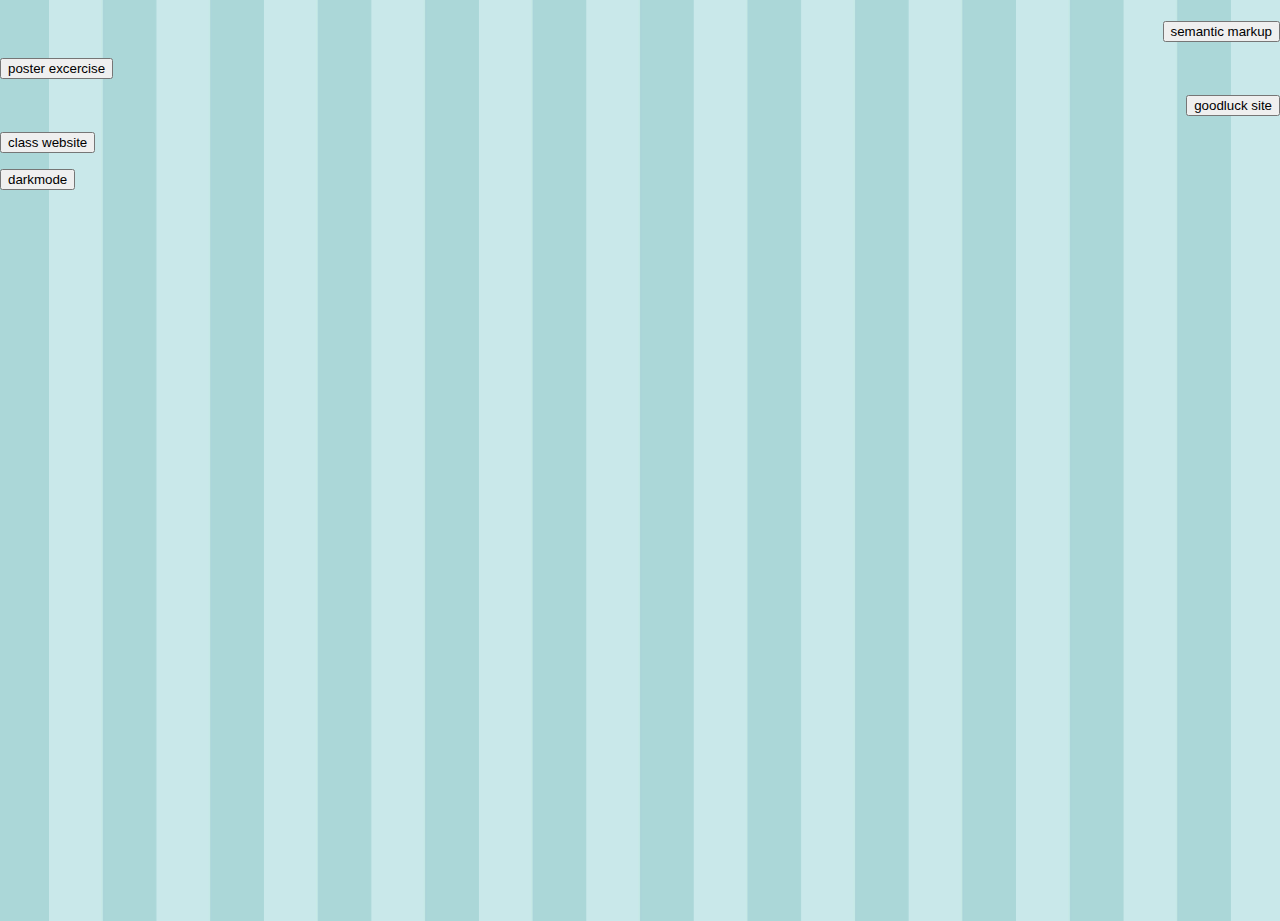
<file: index.html>
<!DOCTYPE html>
<html lang="en">
<head>
    <meta charset="utf-8">
    <meta name="viewport" content="width=device-width, initial-scale=1">
    <title>messiah's class site</title>
    <link rel="stylesheet" type="text/css" href="style.css"> 
</head>
<body>
    
    <h1> </h1>

    <p align="right">
        <a href="semantic-markup/semantic.html">
            <button> semantic markup </button>
        </a>
    </p>

    <p align="left">
        <a href="grid poster/grid.html">
            <button> poster excercise </button>
        </a>
    </p>

    <p align="right">
        <a href="goodluck/goodluck.html">
            <button> goodluck site </button>
        </a>
    </p>

    <p align="left">
        <a href="https://motsuka.com/sva-webtype/" target="_blank">
            <button> class website </button>
        </a>
    </p>

    <!-- Dark mode button -->
    <p align="left">
        <a href="javascript:void(0);" id="darkModeButton">
            <button> darkmode </button>
        </a>
    </p>

    
    <script>
        
        const darkModeButton = document.getElementById('darkModeButton');
        
        
        darkModeButton.addEventListener('click', function() {
            
            document.body.style.backgroundImage = "url('background2.jpg')";
        });
    </script>

</body>
</html>
</file>
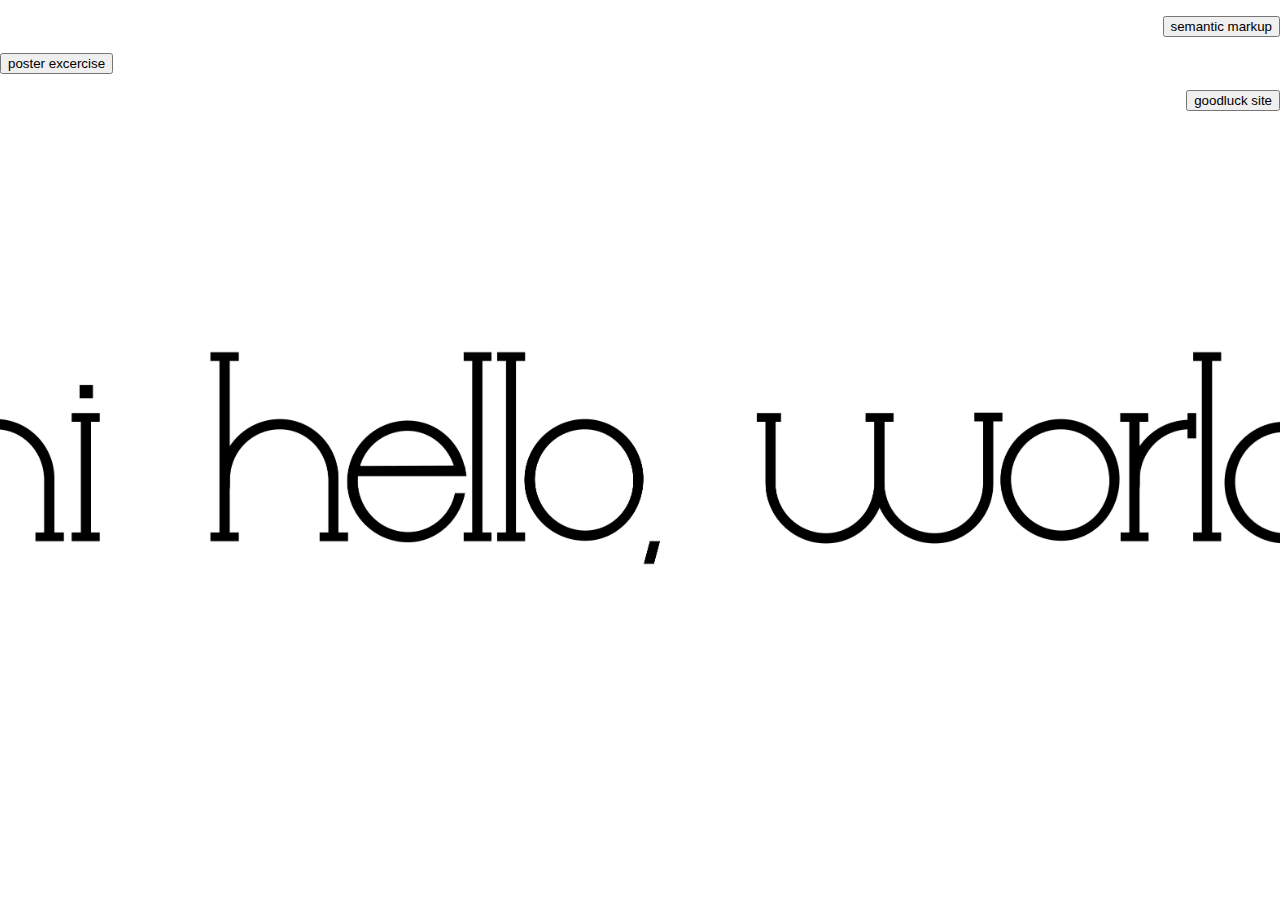
<file: class site/index.html>
<!DOCTYPE html>
<html>
<head>
	<meta charset="utf-8">
	<meta name="viewport" content="width=device-width, initial-scale=1">
	<title>Sample File</title>
	 <link rel="stylesheet" type="text/css" href="style.css"> 
</head>
<body>
	 



<p align="right">
     <a href="semantic-markup/semantic.html">
     <button> semantic markup </button>
     </a>
       </p>

<p align="left">
     <a href="semantic-markup/semantic.html"><button> poster excercise </button></a>
       </p>


 <p align="right">
     <a href="semantic-markup/semantic.html"><button> goodluck site
      </button></a>
       </p>




</body>
</html>
</file>
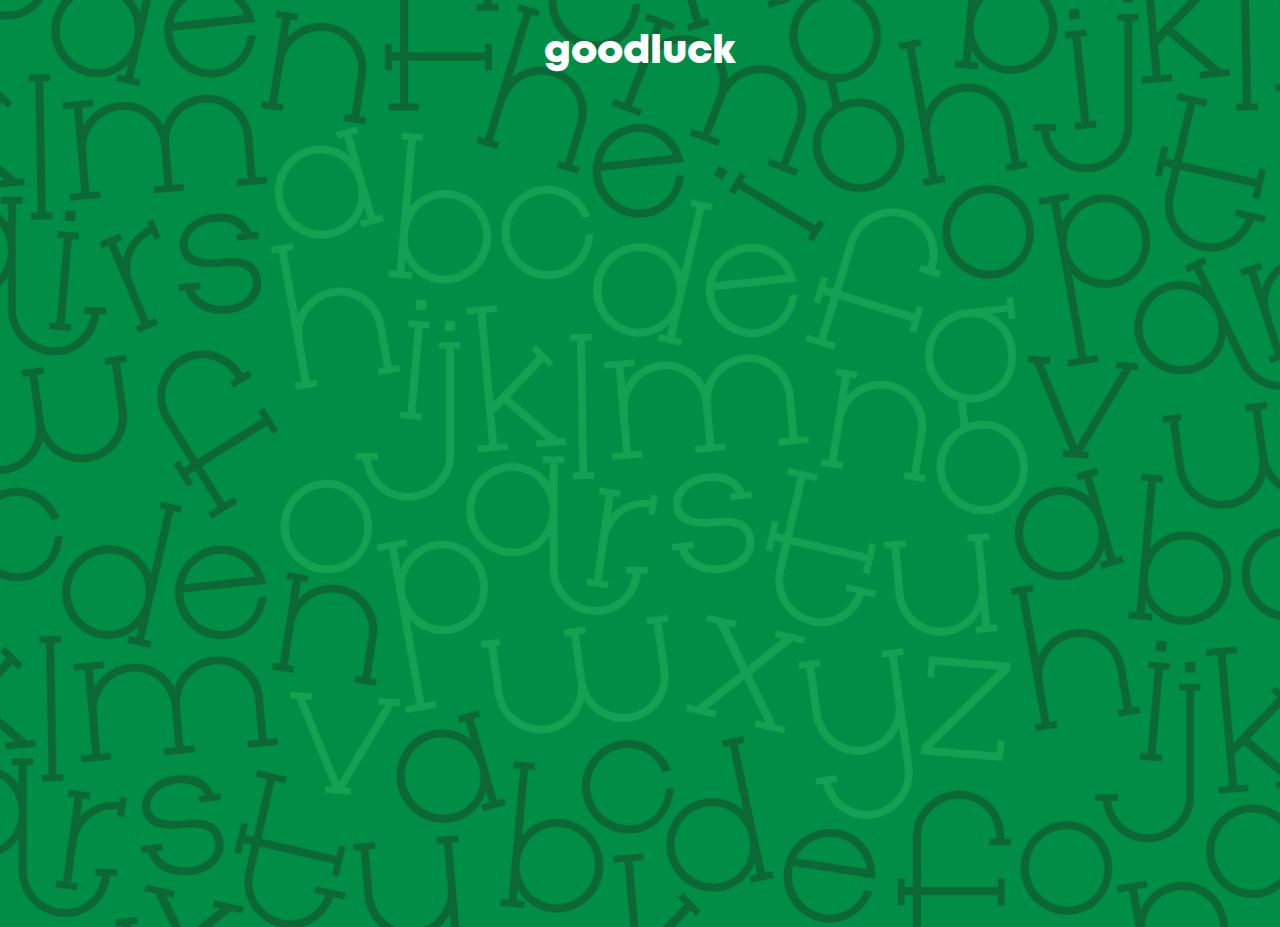
<file: goodluck/index.html>
<!DOCTYPE html>
<html>
<head>
   <meta charset="utf-8">
   <meta name="viewport" content="width=device-width, initial-scale=1">
   <title>Sample File</title>
   <link rel="stylesheet" type="text/css" href="style.css">
</head> 

<h1> goodluck <h1/>

<body> 


  
</body>
</html>
</file>
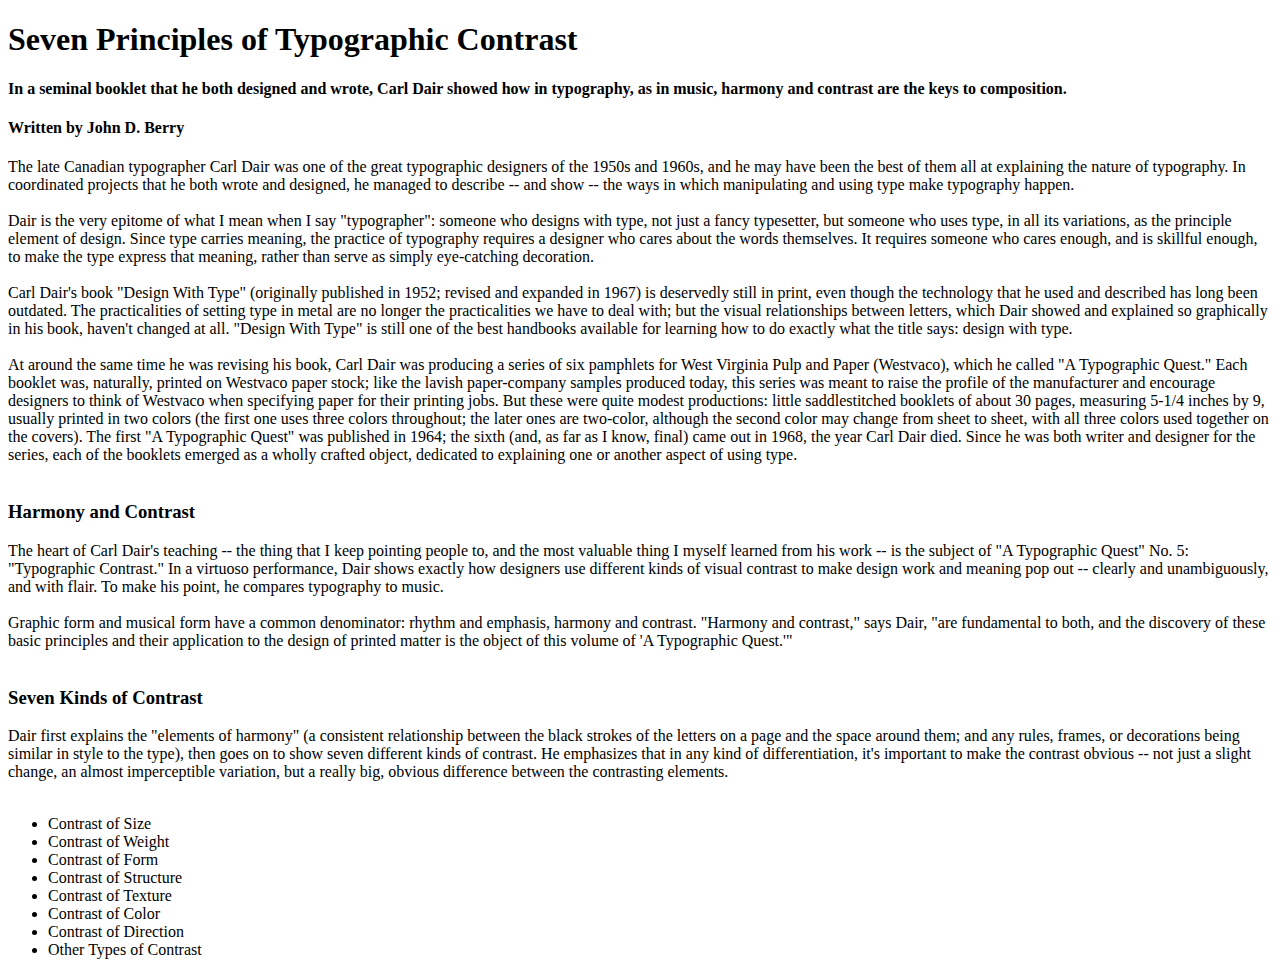
<file: semantic-markup/index.html>
<!DOCTYPE html>
<html>
	<head>
		<title>HTML Semantic Markup Exercise</title>
		<meta charset="utf-8">
		<meta name="viewport" content="width=device-width, initial-scale=1">
	</head>
	<body>
		<h1> Seven Principles of Typographic Contrast </h1>
		<h4> In a seminal booklet that he both designed and wrote, Carl Dair showed how in typography, as in music, harmony and contrast are the keys to composition. </h4>
		<h4> Written by John D. Berry </h4>
		<p1>The late Canadian typographer Carl Dair was one of the great typographic designers of the 1950s and 1960s, and he may have been the best of them all at explaining the nature of typography. In coordinated projects that he both wrote and designed, he managed to describe -- and show -- the ways in which manipulating and using type make typography happen.</p1>
		<br>
		<br>
		<p1>Dair is the very epitome of what I mean when I say "typographer": someone who designs with type, not just a fancy typesetter, but someone who uses type, in all its variations, as the principle element of design. Since type carries meaning, the practice of typography requires a designer who cares about the words themselves. It requires someone who cares enough, and is skillful enough, to make the type express that meaning, rather than serve as simply eye-catching decoration.</p1>
		<br>
		<br>
		<p1>Carl Dair's book "Design With Type" (originally published in 1952; revised and expanded in 1967) is deservedly still in print, even though the technology that he used and described has long been outdated. The practicalities of setting type in metal are no longer the practicalities we have to deal with; but the visual relationships between letters, which Dair showed and explained so graphically in his book, haven't changed at all. "Design With Type" is still one of the best handbooks available for learning how to do exactly what the title says: design with type.</p1>
		<br>
		<br>
		<p1>At around the same time he was revising his book, Carl Dair was producing a series of six pamphlets for West Virginia Pulp and Paper (Westvaco), which he called "A Typographic Quest." Each booklet was, naturally, printed on Westvaco paper stock; like the lavish paper-company samples produced today, this series was meant to raise the profile of the manufacturer and encourage designers to think of Westvaco when specifying paper for their printing jobs. But these were quite modest productions: little saddlestitched booklets of about 30 pages, measuring 5-1/4 inches by 9, usually printed in two colors (the first one uses three colors throughout; the later ones are two-color, although the second color may change from sheet to sheet, with all three colors used together on the covers). The first "A Typographic Quest" was published in 1964; the sixth (and, as far as I know, final) came out in 1968, the year Carl Dair died. Since he was both writer and designer for the series, each of the booklets emerged as a wholly crafted object, dedicated to explaining one or another aspect of using type.</p1>
		<br>
		<br>
		<h3>Harmony and Contrast</h3>
		<p1>The heart of Carl Dair's teaching -- the thing that I keep pointing people to, and the most valuable thing I myself learned from his work -- is the subject of "A Typographic Quest" No. 5: "Typographic Contrast." In a virtuoso performance, Dair shows exactly how designers use different kinds of visual contrast to make design work and meaning pop out -- clearly and unambiguously, and with flair. To make his point, he compares typography to music.</p1>
		<br>
		<br>
		<p1>Graphic form and musical form have a common denominator: rhythm and emphasis, harmony and contrast. "Harmony and contrast," says Dair, "are fundamental to both, and the discovery of these basic principles and their application to the design of printed matter is the object of this volume of 'A Typographic Quest.'"</p1>
		<br>
		<br>
		<h3>Seven Kinds of Contrast</h3>
		<p1>Dair first explains the "elements of harmony" (a consistent relationship between the black strokes of the letters on a page and the space around them; and any rules, frames, or decorations being similar in style to the type), then goes on to show seven different kinds of contrast. He emphasizes that in any kind of differentiation, it's important to make the contrast obvious -- not just a slight change, an almost imperceptible variation, but a really big, obvious difference between the contrasting elements.</p1>
		<br>
		<br>
		<ul>
			<li>Contrast of Size</li>
			<li>Contrast of Weight</li>
			<li>Contrast of Form</li>
			<li>Contrast of Structure</li>
			<li>Contrast of Texture</li>
			<li>Contrast of Color</li>
			<li>Contrast of Direction</li>
			<li>Other Types of Contrast</li>
	</body>
</html>
</file>
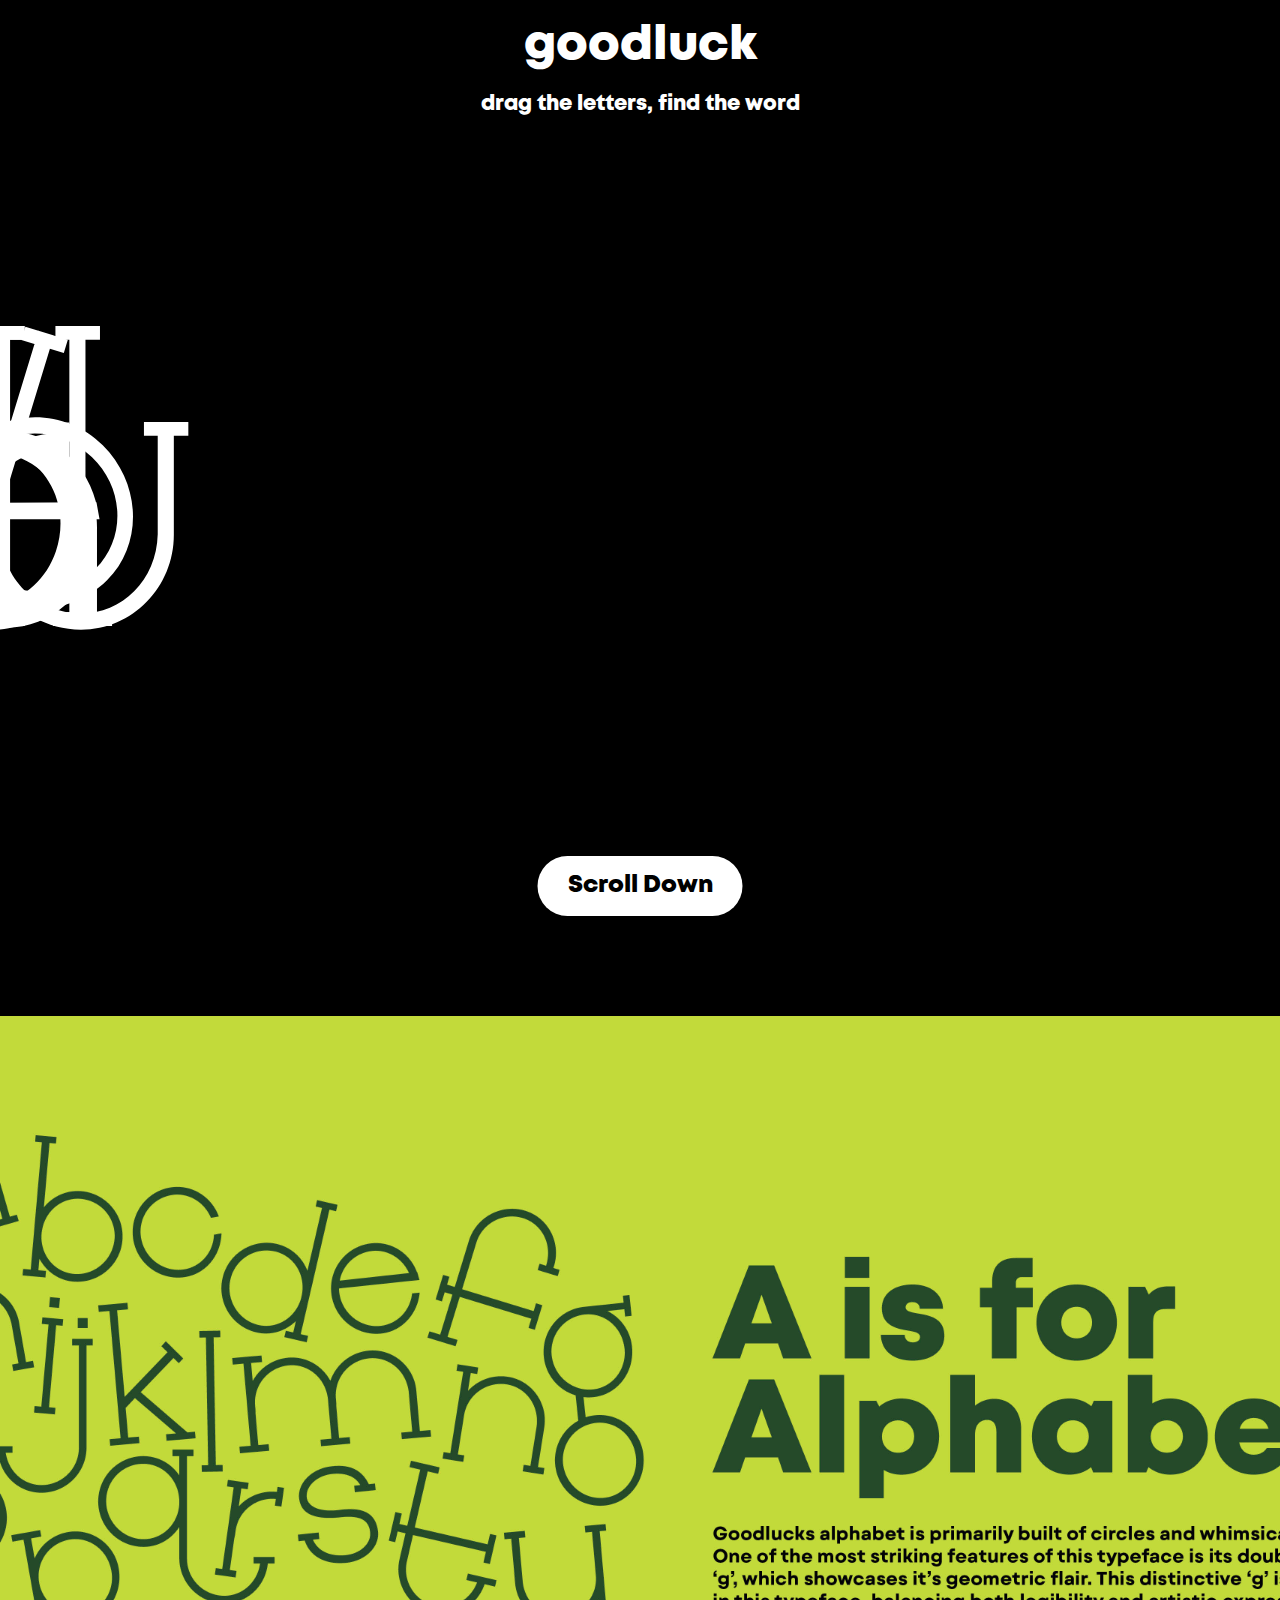
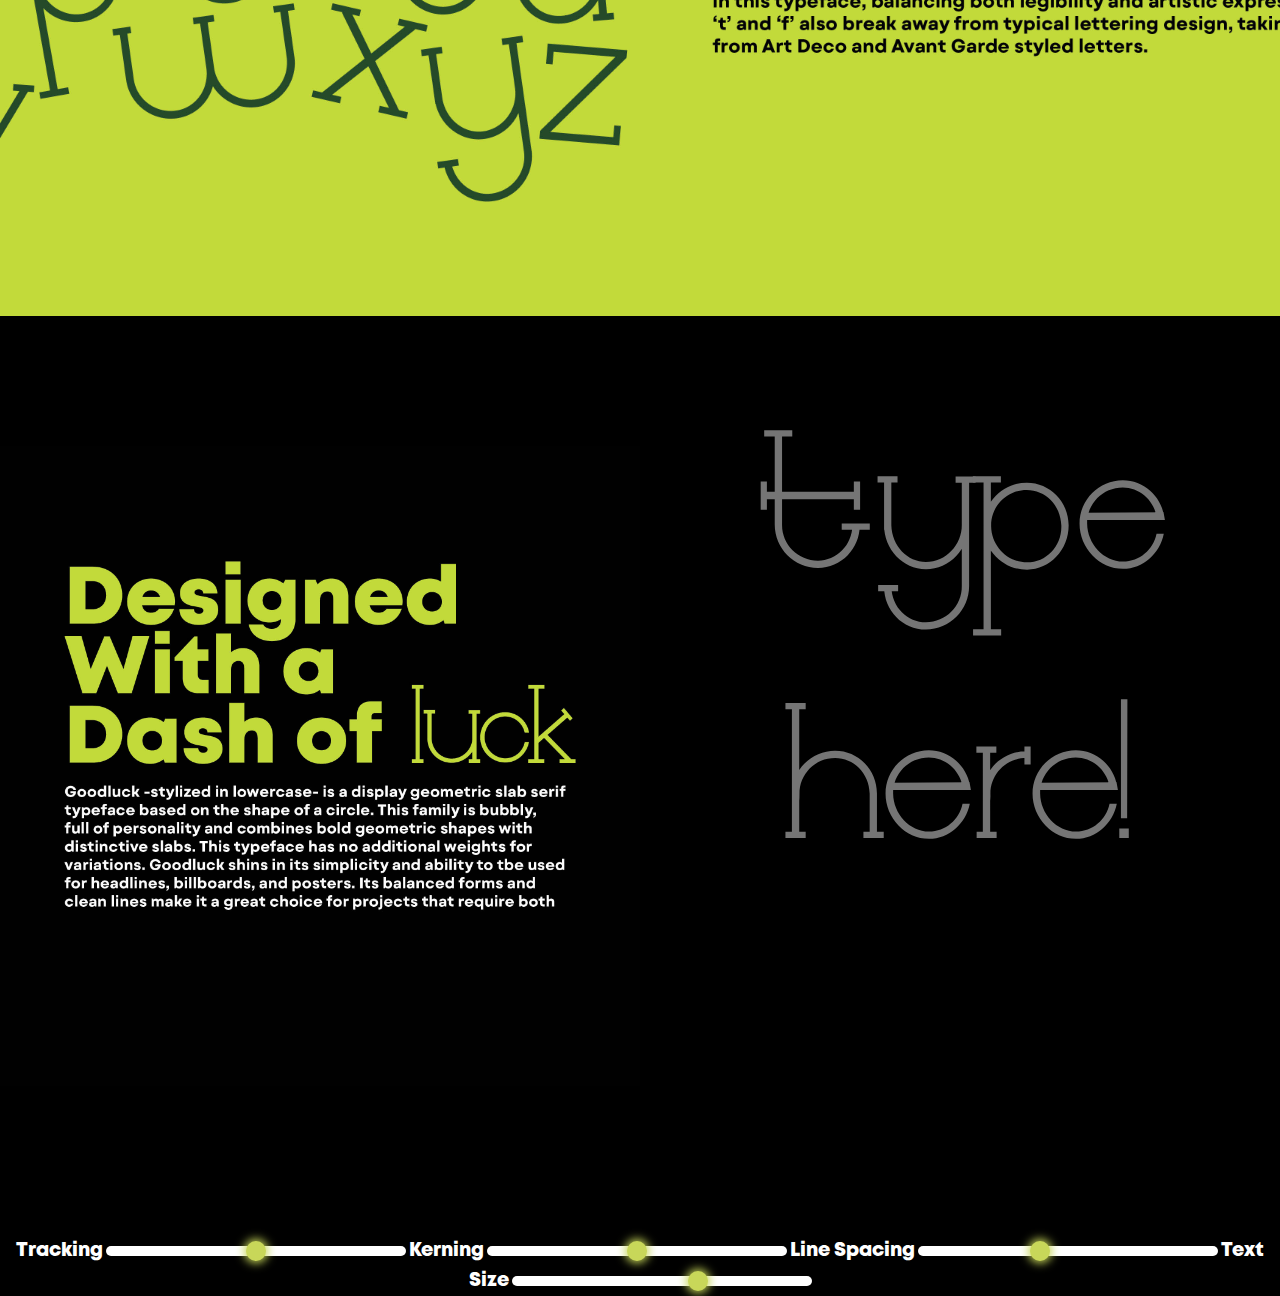
<file: goodluck/goodluck.html>
<!DOCTYPE html>
<html lang="en">
<head>
  <meta charset="UTF-8">
  <meta name="viewport" content="width=device-width, initial-scale=1.0">
  <title>goodluck.com</title>
  <link rel="stylesheet" href="goodluck.css">
</head>
<body>

<h1> goodluck </h1>
<h3> drag the letters, find the word </h3>

  <section class="split-section" id="goodluck-section">
    <div class="letter-container">
      <span class="letter" style="font-family: 'Goodluck-SlabSerif';">h</span>
      <span class="letter" style="font-family: 'Goodluck-SlabSerif';">e</span>
      <span class="letter" style="font-family: 'Goodluck-SlabSerif';">l</span>
      <span class="letter" style="font-family: 'Goodluck-SlabSerif';">l</span>
      <span class="letter" style="font-family: 'Goodluck-SlabSerif';">o</span>
      <span class="letter" style="font-family: 'Goodluck-SlabSerif';">w</span>
      <span class="letter" style="font-family: 'Goodluck-SlabSerif';">o</span>
      <span class="letter" style="font-family: 'Goodluck-SlabSerif';">r</span>
      <span class="letter" style="font-family: 'Goodluck-SlabSerif';">l</span>
      <span class="letter" style="font-family: 'Goodluck-SlabSerif';">d</span>
    </div>

    <!-- Scroll Down Button -->
    <div class="scroll-btn">
      Scroll Down
    </div>
  </section>

  <!-- Second Section with Slide Show -->
  <section class="section">
    <div class="slideshow-container">
      <div class="slide">
        <img src="images/sectiona.jpg" alt="First Image">
      </div>
      <div class="slide">
        <img src="goodluck_bg.jpg" alt="Second Image">
      </div>
    </div>
  </section>

   <section class="split-section">
    <div class="left-side">
      <p align="left">
        <h1></h1>
        <p></p>
        <img src="images/sectionb.jpg" alt="Example Image">
      </p>
    </div>
    <div class="right-side">
      <h1></h1>
      <p></p>
      <div class="container">
        <textarea id="userInput" placeholder="type here!" rows="20" cols="50"></textarea>
      </div>
    </div>
  </section>

  <div class="controls">
    <label for="tracking">Tracking</label>
    <input type="range" id="tracking" min="-50" max="50" value="0" step="1">

    <label for="kerning">Kerning</label>
    <input type="range" id="kerning" min="-50" max="50" value="0" step="1">

    <label for="lineSpacing">Line Spacing</label>
    <input type="range" id="lineSpacing" min="0.5" max="3" value="1.5" step="0.1">

    <label for="textSize">Text Size</label>
    <input type="range" id="textSize" min="50" max="400" value="270" step="1">
  </div>


  <script>
    let slideIndex = 0;
    const slides = document.querySelectorAll(".slide");
    const totalSlides = slides.length;

    function showSlides() {
      for (let i = 0; i < totalSlides; i++) {
        slides[i].style.transform = "translateX(100%)";  
      }

      slideIndex++;
      if (slideIndex > totalSlides) {
        slideIndex = 1;  
      }

      const currentSlide = slides[slideIndex - 1];
      currentSlide.style.transition = "transform 1s ease-in-out"; 

      currentSlide.style.transform = "translateX(0%)";  

      
      const nextSlide = slides[slideIndex % totalSlides];
      nextSlide.style.transform = "translateX(100%)";  

      setTimeout(showSlides, 4000);  
    }

    showSlides();  

    
    document.querySelector('.scroll-btn').addEventListener('click', function() {
      const nextSection = document.querySelector('.section'); 
      nextSection.scrollIntoView({ behavior: 'smooth' });
    });

    
    const letters = document.querySelectorAll('.letter');
    letters.forEach(letter => {
      letter.addEventListener('mousedown', function(e) {
        const letter = e.target;
        let offsetX = e.clientX - letter.getBoundingClientRect().left;
        let offsetY = e.clientY - letter.getBoundingClientRect().top;

        function mouseMoveHandler(e) {
          letter.style.left = `${e.clientX - offsetX}px`;
          letter.style.top = `${e.clientY - offsetY}px`;
        }

        function mouseUpHandler() {
          
          document.removeEventListener('mousemove', mouseMoveHandler);
          document.removeEventListener('mouseup', mouseUpHandler);
        }

        document.addEventListener('mousemove', mouseMoveHandler);
        document.addEventListener('mouseup', mouseUpHandler);
      });
    });

    
    document.getElementById("tracking").addEventListener("input", function() {
      const value = this.value;
      document.documentElement.style.setProperty('--letter-spacing', `${value}px`);
    });

    document.getElementById("kerning").addEventListener("input", function() {
      const value = this.value;
      document.documentElement.style.setProperty('--letter-spacing', `${value}px`);
    });

    document.getElementById("lineSpacing").addEventListener("input", function() {
      const value = this.value;
      document.documentElement.style.setProperty('--line-height', `${value}`);
    });

    document.getElementById("textSize").addEventListener("input", function() {
      const value = this.value;
    
      document.getElementById('userInput').style.fontSize = `${value}px`;
    });
  </script>

</body>
</html>
</file>
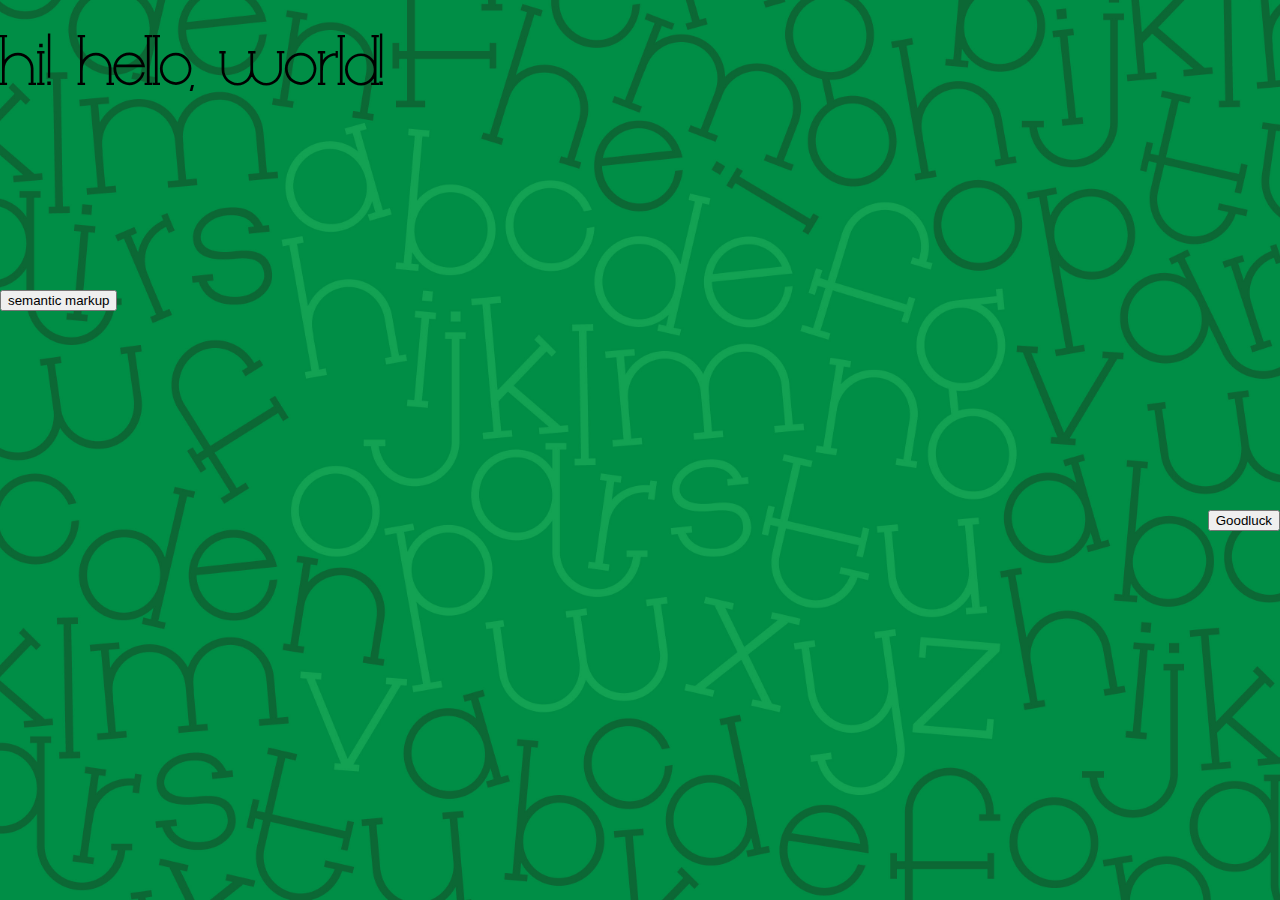
<file: goodluck/index copy.html>
<!DOCTYPE html>
<html>
<head>
	<meta charset="utf-8">
	<meta name="viewport" content="width=device-width, initial-scale=1">
	<title>Sample File</title>
	 <link rel="stylesheet" type="text/css" href="style.css"> 
</head>
<body>
	hi! hello, world! 

 <p align="left">
      <a><button> semantic markup </button></a>
  </p>

<p align="right">
    <a href="goodluck.html">
        <button>Goodluck</button>
    </a>
</p>



</body>
</html>
</file>
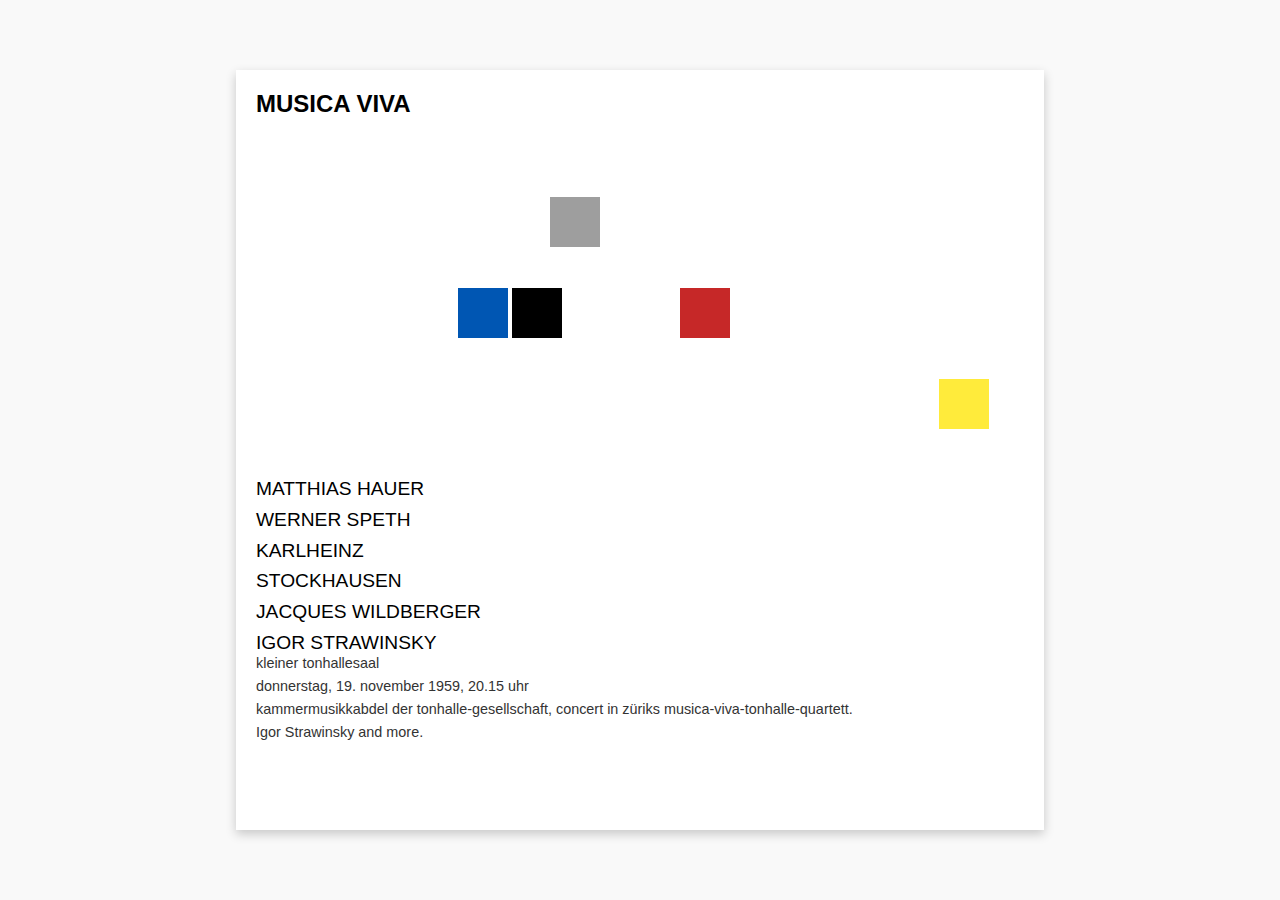
<file: grid poster/grid.html>
<!DOCTYPE html>
<html lang="en">
<head>
    <meta charset="UTF-8">
    <meta name="viewport" content="width=device-width, initial-scale=1.0">
    <title>Typographic Poster</title>
    <link rel="stylesheet" href="grid.css">
</head>
<body>
    <div class="poster">
        <div class="title">Musica Viva</div>

        <div class="gray"></div>

        <div class="blue-black">
            <div></div>
            <div></div>
        </div>

        <div class="red"></div>

        <div class="yellow"></div>

        <div class="names">
            <p>Matthias Hauer<br>Werner Speth<br>Karlheinz Stockhausen<br>Jacques Wildberger<br>Igor Strawinsky</p>
        </div>

        <div class="info">
            <p>
                kleiner tonhallesaal<br>
                donnerstag, 19. november 1959, 20.15 uhr<br>
                kammermusikkabdel der tonhalle-gesellschaft, concert in z&uuml;riks musica-viva-tonhalle-quartett.<br>
                Igor Strawinsky and more.<br>
            </p>
        </div>
    </div>
</body>
</html>
</file>
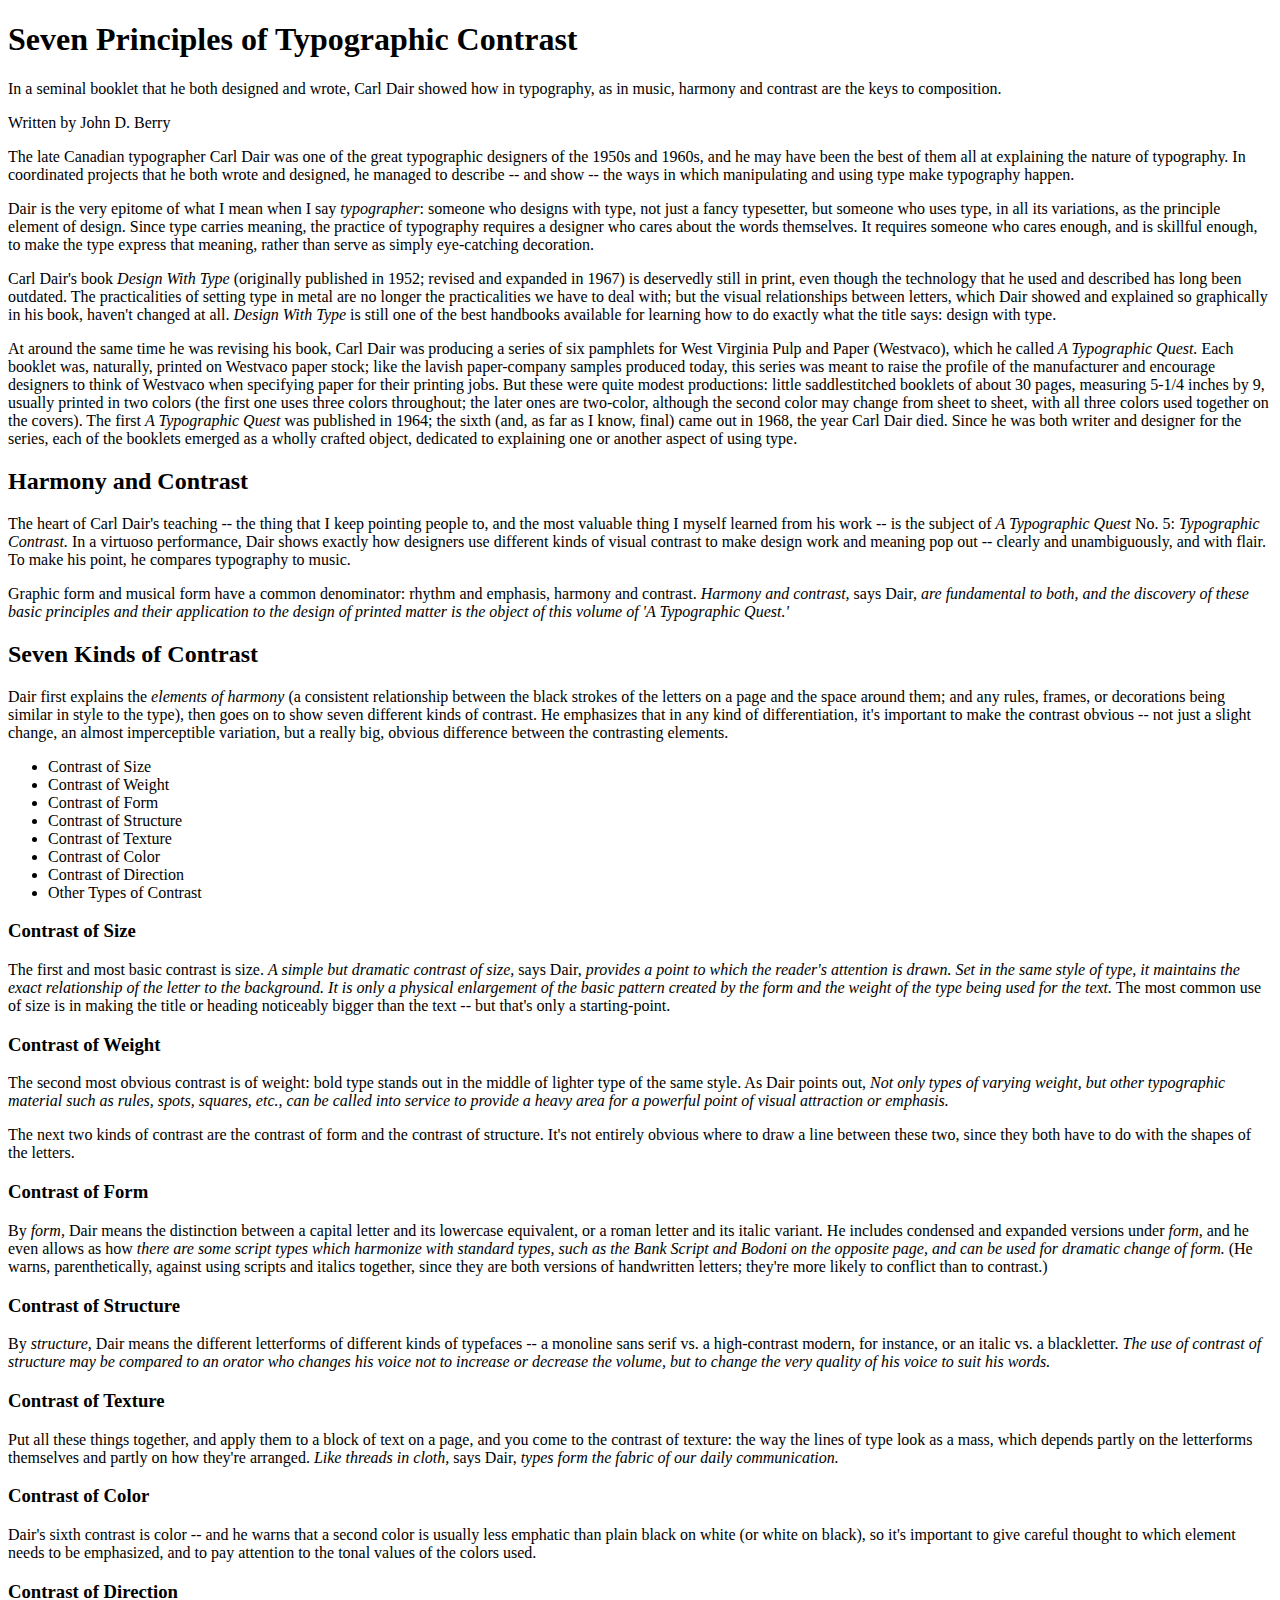
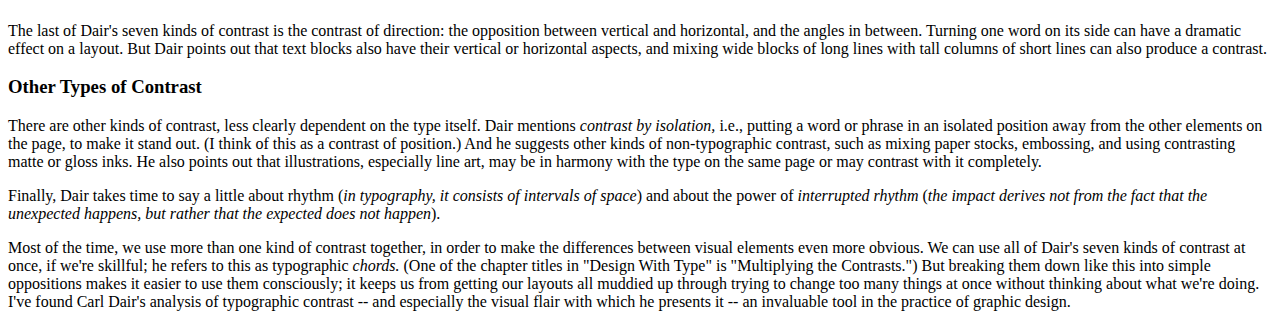
<file: semantic-markup/seven-principles.html>
<!DOCTYPE html>
<html>
	<head>
		<title>HTML Semantic Markup Exercise</title>
		<meta charset="utf-8">
		<meta name="viewport" content="width=device-width, initial-scale=1">
	</head>
	<body>
		<h1>Seven Principles of Typographic Contrast</h1>

		<p>
			In a seminal booklet that he both designed and wrote, Carl Dair showed how in typography, as in music, harmony and contrast are the keys to composition.
		</p>

		<p>
			Written by John D. Berry
		</p>

		<p>
			The late Canadian typographer Carl Dair was one of the great typographic designers of the 1950s and 1960s, and he may have been the best of them all at explaining the nature of typography. In coordinated projects that he both wrote and designed, he managed to describe -- and show -- the ways in which manipulating and using type make typography happen.
		</p>

		<p>
			Dair is the very epitome of what I mean when I say <em>typographer</em>: someone who designs with type, not just a fancy typesetter, but someone who uses type, in all its variations, as the principle element of design. Since type carries meaning, the practice of typography requires a designer who cares about the words themselves. It requires someone who cares enough, and is skillful enough, to make the type express that meaning, rather than serve as simply eye-catching decoration.
		</p>

		<p>
			Carl Dair's book <em>Design With Type</em> (originally published in 1952; revised and expanded in 1967) is deservedly still in print, even though the technology that he used and described has long been outdated. The practicalities of setting type in metal are no longer the practicalities we have to deal with; but the visual relationships between letters, which Dair showed and explained so graphically in his book, haven't changed at all. <em>Design With Type</em> is still one of the best handbooks available for learning how to do exactly what the title says: design with type.
		</p>

		<p>
			At around the same time he was revising his book, Carl Dair was producing a series of six pamphlets for West Virginia Pulp and Paper (Westvaco), which he called <em>A Typographic Quest.</em> Each booklet was, naturally, printed on Westvaco paper stock; like the lavish paper-company samples produced today, this series was meant to raise the profile of the manufacturer and encourage designers to think of Westvaco when specifying paper for their printing jobs. But these were quite modest productions: little saddlestitched booklets of about 30 pages, measuring 5-1/4 inches by 9, usually printed in two colors (the first one uses three colors throughout; the later ones are two-color, although the second color may change from sheet to sheet, with all three colors used together on the covers). The first <em>A Typographic Quest</em> was published in 1964; the sixth (and, as far as I know, final) came out in 1968, the year Carl Dair died. Since he was both writer and designer for the series, each of the booklets emerged as a wholly crafted object, dedicated to explaining one or another aspect of using type.
		
		</p>

		<h2>Harmony and Contrast</h2>

		<p>
			The heart of Carl Dair's teaching -- the thing that I keep pointing people to, and the most valuable thing I myself learned from his work -- is the subject of <em>A Typographic Quest</em> No. 5: <em>Typographic Contrast.</em> In a virtuoso performance, Dair shows exactly how designers use different kinds of visual contrast to make design work and meaning pop out -- clearly and unambiguously, and with flair. To make his point, he compares typography to music.
		</p>

		<p>
			Graphic form and musical form have a common denominator: rhythm and emphasis, harmony and contrast. <em>Harmony and contrast,</em> says Dair, <em>are fundamental to both, and the discovery of these basic principles and their application to the design of printed matter is the object of this volume of 'A Typographic Quest.'</em>
		</p>

		<h2>Seven Kinds of Contrast</h2>

		<p>
			Dair first explains the <em>elements of harmony</em> (a consistent relationship between the black strokes of the letters on a page and the space around them; and any rules, frames, or decorations being similar in style to the type), then goes on to show seven different kinds of contrast. He emphasizes that in any kind of differentiation, it's important to make the contrast obvious -- not just a slight change, an almost imperceptible variation, but a really big, obvious difference between the contrasting elements.
		
		</p>

		<ul>
			<li>Contrast of Size</li>
			<li>Contrast of Weight</li>
			<li>Contrast of Form</li>
			<li>Contrast of Structure</li>
			<li>Contrast of Texture</li>
			<li>Contrast of Color</li>
			<li>Contrast of Direction</li>
			<li>Other Types of Contrast</li>
		</ul>

		<h3>Contrast of Size</h3>

		<p>
			The first and most basic contrast is size. <em>A simple but dramatic contrast of size,</em> says Dair, <em>provides a point to which the reader's attention is drawn. Set in the same style of type, it maintains the exact relationship of the letter to the background. It is only a physical enlargement of the basic pattern created by the form and the weight of the type being used for the text.</em> The most common use of size is in making the title or heading noticeably bigger than the text -- but that's only a starting-point.
		</p>

		<h3>Contrast of Weight</h3>

		<p>
			The second most obvious contrast is of weight: bold type stands out in the middle of lighter type of the same style. As Dair points out, <em>Not only types of varying weight, but other typographic material such as rules, spots, squares, etc., can be called into service to provide a heavy area for a powerful point of visual attraction or emphasis.</em>
		</p>

		<p>
			The next two kinds of contrast are the contrast of form and the contrast of structure. It's not entirely obvious where to draw a line between these two, since they both have to do with the shapes of the letters.
		</p>


		<h3>Contrast of Form</h3>

		<p>
			By <em>form,</em> Dair means the distinction between a capital letter and its lowercase equivalent, or a roman letter and its italic variant. He includes condensed and expanded versions under <em>form,</em> and he even allows as how <em>there are some script types which harmonize with standard types, such as the Bank Script and Bodoni on the opposite page, and can be used for dramatic change of form.</em> (He warns, parenthetically, against using scripts and italics together, since they are both versions of handwritten letters; they're more likely to conflict than to contrast.)
		</p>

		<h3>Contrast of Structure</h3>

		<p>
			By <em>structure,</em> Dair means the different letterforms of different kinds of typefaces -- a monoline sans serif vs. a high-contrast modern, for instance, or an italic vs. a blackletter. <em>The use of contrast of structure may be compared to an orator who changes his voice not to increase or decrease the volume, but to change the very quality of his voice to suit his words.</em>
		</p>

		<h3>Contrast of Texture</h3>

		<p>
			Put all these things together, and apply them to a block of text on a page, and you come to the contrast of texture: the way the lines of type look as a mass, which depends partly on the letterforms themselves and partly on how they're arranged. <em>Like threads in cloth,</em> says Dair, <em>types form the fabric of our daily communication.</em>
		</p>


		<h3>Contrast of Color</h3>

		<p>
			Dair's sixth contrast is color -- and he warns that a second color is usually less emphatic than plain black on white (or white on black), so it's important to give careful thought to which element needs to be emphasized, and to pay attention to the tonal values of the colors used.
		</p>

		<h3>Contrast of Direction</h3>

		<p>
			The last of Dair's seven kinds of contrast is the contrast of direction: the opposition between vertical and horizontal, and the angles in between. Turning one word on its side can have a dramatic effect on a layout. But Dair points out that text blocks also have their vertical or horizontal aspects, and mixing wide blocks of long lines with tall columns of short lines can also produce a contrast.
		</p>

		<h3>Other Types of Contrast</h3>

		<p>
			There are other kinds of contrast, less clearly dependent on the type itself. Dair mentions <em>contrast by isolation,</em> i.e., putting a word or phrase in an isolated position away from the other elements on the page, to make it stand out. (I think of this as a contrast of position.) And he suggests other kinds of non-typographic contrast, such as mixing paper stocks, embossing, and using contrasting matte or gloss inks. He also points out that illustrations, especially line art, may be in harmony with the type on the same page or may contrast with it completely.
		</p>

		<p>
			Finally, Dair takes time to say a little about rhythm (<em>in typography, it consists of intervals of space</em>) and about the power of <em>interrupted rhythm</em> (<em>the impact derives not from the fact that the unexpected happens, but rather that the expected does not happen</em>).
		</p>

		<p>
			Most of the time, we use more than one kind of contrast together, in order to make the differences between visual elements even more obvious. We can use all of Dair's seven kinds of contrast at once, if we're skillful; he refers to this as typographic <em>chords.</em> (One of the chapter titles in "Design With Type" is "Multiplying the Contrasts.") But breaking them down like this into simple oppositions makes it easier to use them consciously; it keeps us from getting our layouts all muddied up through trying to change too many things at once without thinking about what we're doing. I've found Carl Dair's analysis of typographic contrast -- and especially the visual flair with which he presents it -- an invaluable tool in the practice of graphic design.
		</p>
    </body>
</html>
</file>
<file: style.css>
@font-face{
	font-family: 'Mont-Trial-Heavy';
	src: url('Mont-Trial-Heavy.woff2') format('woff2');
	font-weight: 400;
	font-style: slab-serif;
}

}
body{
	color: limegreen;
	background: black;
	font-family: 'Goodluck';
	font-size: 100px;


}

body {
  background-image: url('background3.jpg');
  background-color: black;
  background-size: cover;       
  background-position: center;   
  background-repeat: no-repeat;  
  height: 100vh;                 
  margin: 0;                     
}

body {
  cursor: url('skull.png'), auto;
}
</file>
<file: class site/style.css>
@font-face{
	font-family: 'Mont-Trial-Heavy';
	src: url('Mont-Trial-Heavy.woff2') format('woff2');
	font-weight: 400;
	font-style: slab-serif;
}

}
body{
	color: limegreen;
	background: ghostwhite;
	font-family: 'Goodluck';
	font-size: 100px;


}

body {
  background-image: url('background.jpg');
  background-size: cover;       
  background-position: center;   
  background-repeat: no-repeat;  
  height: 100vh;                 
  margin: 0;                     
}
</file>
<file: goodluck/style.css>
@font-face{
	font-family: 'GoodluckSlabSerif';
	src: url('Goodluck-SlabSerif_otf.woff2') format('woff2');
	font-weight: 400;
	font-style: slab-serif;
}

@font-face{
	font-family: 'Mont-Trial-Heavy';
	src: url('Mont-Trial-Heavy.woff2') format('woff2');
	font-weight: 400;
	font-style: slab-serif;
}

body{
 background: green;
 font-family: 'GoodLuckSlabSerif';
 font-size: 100px;
}

body {
  background-image: url('goodluck_landingpage_image.jpg');
  background-size: cover;       
  background-position: center;   
  background-repeat: no-repeat;  
  height: 100vh;                 
  margin: 0;                     
}

body {
  cursor: url('heartbubble.gif'), auto;
}

a {
  cursor: pointer;
}

h1 {
	font-family: 'Mont-Trial-Heavy';
  font-size: 40px; 
  color: white; 
  text-align: center;   
}
</file>
<file: goodluck/goodluck.css>
@font-face {
  font-family: 'Mont-Trial-Heavy';
  src: url('Mont-Trial-Heavy.woff2') format('woff2');
  font-weight: 400;
  font-style: normal;
}

@font-face {
  font-family: 'Goodluck-SlabSerif';
  src: url('Goodluck-SlabSerif_otf.woff2') format('woff2');
  font-weight: 400;
  font-style: normal;
}

h1 {
  text-align: center;
  font-size: 3rem;  
  margin-top: 20px;
}

body {
  background-color: black;
  background-size: cover;
  background-position: center;
  background-repeat: no-repeat;
  height: 100vh;
  margin: 0;
  font-family: 'Mont-Trial-Heavy', sans-serif;
  cursor: url('clover2.gif') auto;
  color: white;
}

body {
  cursor: url('images/pixelclover.png'), auto;
}

h1, h2, h3, h4, h5, h6 {
  font-family: 'Mont-Trial-Heavy', sans-serif;
}

h2 {
  font-size: 3rem;
  text-align: center;
  color: #ffffff;
}

h3 {
  font-size: 1.3rem;
  text-align: center;
  color: #ffffff;
}

h1, h3 {
  line-height: 1.1; 
  margin-bottom: 0px; 
}

.split-section {
  display: flex;
  width: 100%;
  height: auto;
  margin-bottom: 0;
}

.section {
  position: relative;
  width: 100%;
  height: 100vh;
  overflow: hidden;
}

.section img {
  width: 100%;
  height: 100%;
  object-fit: cover;
}

.left-side, .right-side {
  flex: 1;
  display: flex;
  justify-content: center;
  align-items: center;
}

.left-side img, .right-side img {
  width: 100%;
  height: 100%;
  object-fit: contain;
  border-radius: 0px;
}

.container {
  display: flex;
  justify-content: center;
  align-items: center;
  height: 100vh;
}

#userInput {
  width: 80%;
  height: 800px;
  padding: 15px;
  font-size: 270px;
  background-color: black;
  color: white;
  resize: none;
  text-align: center;
  line-height: var(--line-height, 1); 
  letter-spacing: var(--letter-spacing, 4px); 
  word-spacing: var(--word-spacing, 0px); 
  border: 2px solid transparent;
  box-shadow: none;
  font-family: 'Goodluck-SlabSerif', sans-serif;
}

.controls {
  font-family: 'Mont-Trial-Heavy', sans-serif;
  text-align: center;
  margin-top: 20px;
  color: white;
}

.controls label {
  font-size: 1.2rem;
}

.controls input[type="range"] {
  width: 300px;
  margin: 10px 0;
  -webkit-appearance: none;  
  -moz-appearance: none;     
  appearance: none;          
  height: 10px;
  border-radius: 5px;
}

.controls input[type="range"]::-webkit-slider-thumb {
  -webkit-appearance: none;
  appearance: none;
  width: 20px;
  height: 20px;
  background: #c8d759; 
  border-radius: 50%;
  cursor: pointer;
  box-shadow: 0px 0px 10px 2px #c8d759;
}

.controls input[type="range"]::-moz-range-thumb {
  width: 20px;
  height: 20px;
  background: #c8d759; 
  border-radius: 50%;
  cursor: pointer;
  box-shadow: 0px 0px 10px 2px #c8d759; 
}

.controls input[type="range"]::-ms-thumb {
  width: 20px;
  height: 20px;
  background: #c8d759; 
  border-radius: 50%;
  cursor: pointer;
  box-shadow: 0px 0px 10px 2px #c8d759; 
}

#userInput:focus {
  outline: none;
}

.letter-container {
  display: flex;
  justify-content: center;
  align-items: flex-start;
  height: 100vh;
  position: relative;
}

.letter {
  font-size: 600px;
  color: white;
  margin: 0 10px;
  position: absolute;
  cursor: pointer;
  transition: transform 0.1s ease; 
}

#goodluck-section {
  background-color: black;
  height: 100vh;
  position: relative;
}

.letter:nth-child(4) {
  transform: rotate(17deg);
}

.letter:nth-child(5) {
  transform: rotate(20deg);
}

.letter:nth-child(7) {
  transform: rotate(-45deg);
}

.letter {
  user-select: none; 
  -webkit-user-select: none; 
  -moz-user-select: none; 
}

.scroll-btn {
  position: absolute;
  bottom: 100px; 
  left: 50%;
  transform: translateX(-50%); 
  padding: 15px 30px;
  background-color: white;
  color: black;
  font-family: 'Mont-Trial-Heavy', sans-serif;
  font-size: 1.5rem;
  border-radius: 50px; /* Circular shape */
  cursor: pointer;
  border: none;
  transition: background-color 0.3s, color 0.3s;
  animation: bounce 1s infinite; 
}

.scroll-btn:hover {
  background-color: black;
  color: white;
}

@keyframes bounce {
  0% {
    transform: translateX(-50%) translateY(0);
  }
  25% {
    transform: translateX(-50%) translateY(-10px);
  }
  50% {
    transform: translateX(-50%) translateY(0);
  }
  75% {
    transform: translateX(-50%) translateY(10px);
  }
  100% {
    transform: translateX(-50%) translateY(0);
  }
}


.slideshow-container {
  position: relative;
  width: 100%;
  height: 100%;
  overflow: hidden;
}

.slide {
  position: absolute;
  width: 100%;
  height: 100%;
  display: flex;
  justify-content: center;
  align-items: center;
  transition: transform 1s ease-in-out;
}

.slide img {
  width: 100%;
  height: 100%;
  object-fit: cover;
}


.letter {
  user-select: none; 
  -webkit-user-select: none; 
  -moz-user-select: none; 
  -ms-user-select: none; 
}
</file>
<file: grid poster/grid.css>
body {
    margin: 0;
    display: flex;
    justify-content: center;
    align-items: center;
    height: 100vh;
    background-color: #f9f9f9;
    font-family: Arial, sans-serif;
}

.poster {
    display: grid;
    grid-template-columns: repeat(6, 1fr);
    grid-template-rows: repeat(8, 1fr);
    width: 60%;
    height: 80%;
    background-color: white;
    padding: 20px;
    box-shadow: 0 4px 10px rgba(0, 0, 0, 0.2);
    gap: 10px;
}

.title {
    grid-column: 1 / span 6;
    grid-row: 1 / span 1;
    align-self: start;
    font-size: 1.5rem;
    font-weight: bold;
    text-transform: uppercase;
}

.gray {
    grid-column: 3 / 4;
    grid-row: 2 / 3;
    background-color: #9e9e9e;
    width: 50px;
    height: 50px;
    justify-self: center;
    align-self: center;
}

.blue-black {
    grid-column: 2 / 4;
    grid-row: 3 / 4;
    display: flex;
    gap: 4px;
    justify-content: center;
    align-items: center;
}

.blue-black div {
    width: 50px;
    height: 50px;
}

.blue-black div:first-child {
    background-color: #0056b3;
}

.blue-black div:last-child {
    background-color: #000;
}

.red {
    grid-column: 4 / 5;
    grid-row: 3 / 4;
    background-color: #c62828;
    width: 50px;
    height: 50px;
    justify-self: center;
    align-self: center;
}

.yellow {
    grid-column: 6 / 7;
    grid-row: 4 / 5;
    background-color: #ffeb3b;
    width: 50px;
    height: 50px;
    justify-self: center;
    align-self: center;
}

.names {
    grid-column: 1 / span 2;
    grid-row: 5 / span 2;
    font-size: 1.2rem;
    font-weight: 300;
    text-transform: uppercase;
    line-height: 1.6;
}

.info {
    grid-column: 1 / span 6;
    grid-row: 7 / span 2;
    font-size: 0.9rem;
    line-height: 1.6;
    color: #333;
}

.poster {
    display: grid;
    grid-template-columns: repeat(6, 1fr);
    grid-template-rows: repeat(8, 1fr);
    width: 60%;
    height: 80%;
    background-color: white;
    padding: 20px;
    gap: 10px;
}
</file>
